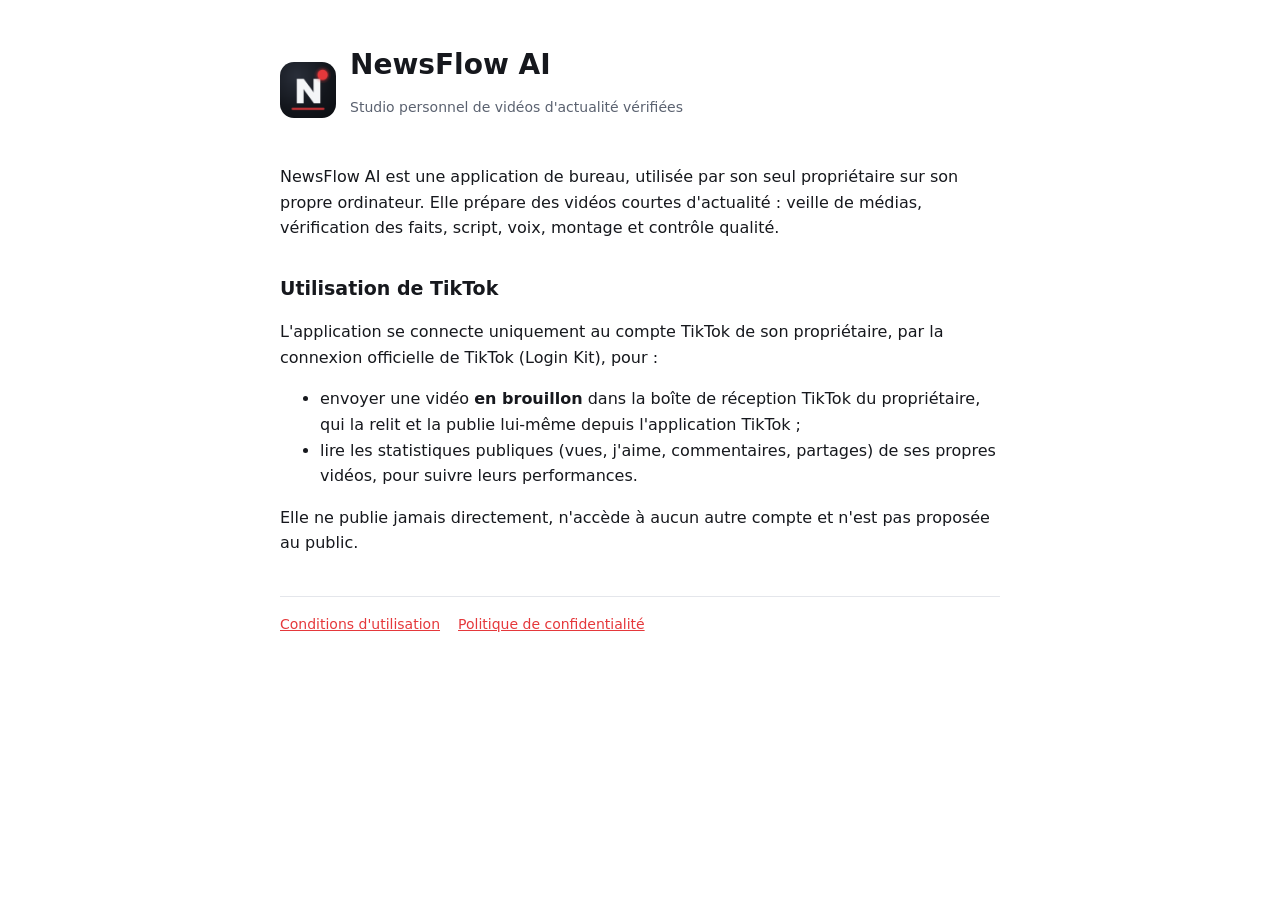
<file: index.html>
<!doctype html>
<html lang="fr">
<head>
<meta charset="utf-8"><meta name="viewport" content="width=device-width, initial-scale=1">
<title>NewsFlow AI</title>
<meta name="description" content="NewsFlow AI : outil personnel de préparation de vidéos d'actualité vérifiées pour TikTok.">
<link rel="icon" href="icon.png"><link rel="stylesheet" href="style.css">
</head>
<body><main>
<header><img src="icon.png" alt=""><div><h1>NewsFlow AI</h1><p class="muted">Studio personnel de vidéos d'actualité vérifiées</p></div></header>
<p>NewsFlow AI est une application de bureau, utilisée par son seul propriétaire sur son propre ordinateur. Elle prépare des vidéos courtes d'actualité&nbsp;: veille de médias, vérification des faits, script, voix, montage et contrôle qualité.</p>
<h2>Utilisation de TikTok</h2>
<p>L'application se connecte uniquement au compte TikTok de son propriétaire, par la connexion officielle de TikTok (Login Kit), pour&nbsp;:</p>
<ul>
<li>envoyer une vidéo <strong>en brouillon</strong> dans la boîte de réception TikTok du propriétaire, qui la relit et la publie lui-même depuis l'application TikTok&nbsp;;</li>
<li>lire les statistiques publiques (vues, j'aime, commentaires, partages) de ses propres vidéos, pour suivre leurs performances.</li>
</ul>
<p>Elle ne publie jamais directement, n'accède à aucun autre compte et n'est pas proposée au public.</p>
<nav><a href="terms.html">Conditions d'utilisation</a><a href="privacy.html">Politique de confidentialité</a></nav>
</main></body>
</html>
</file>
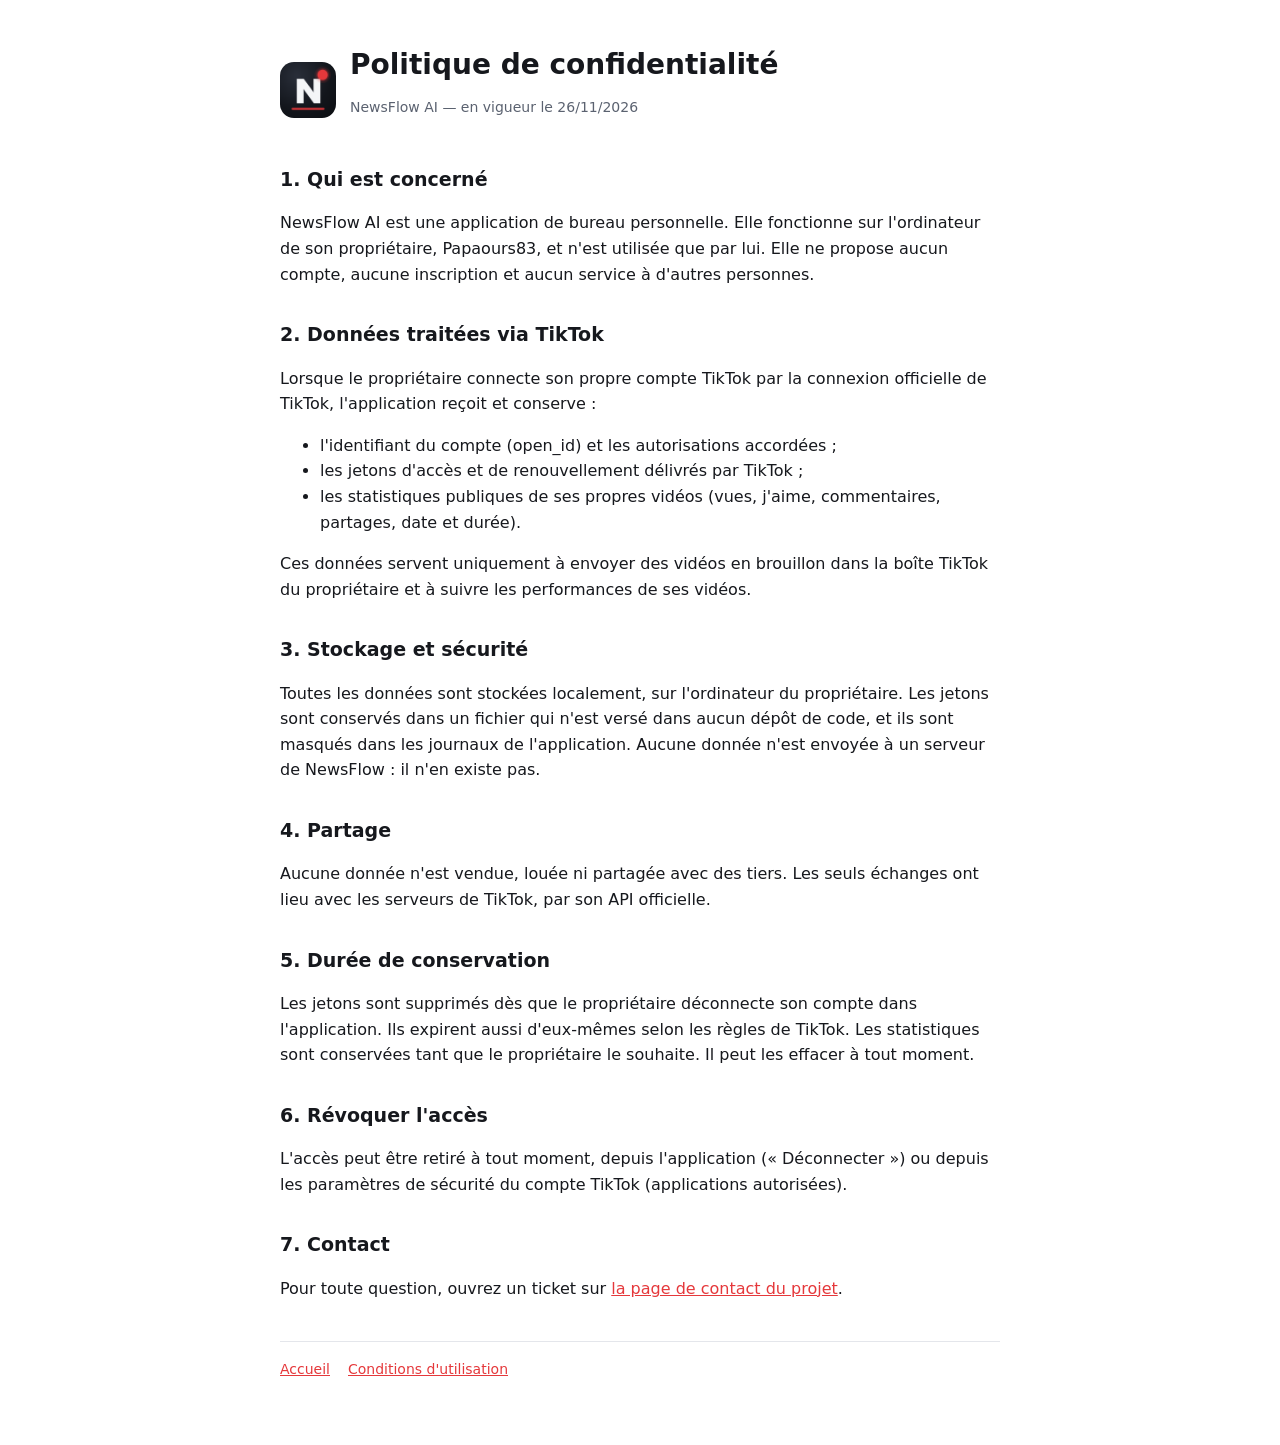
<file: privacy.html>
<!doctype html>
<html lang="fr">
<head>
<meta charset="utf-8"><meta name="viewport" content="width=device-width, initial-scale=1">
<title>Politique de confidentialité — NewsFlow AI</title>
<link rel="icon" href="icon.png"><link rel="stylesheet" href="style.css">
</head>
<body><main>
<header><img src="icon.png" alt=""><div><h1>Politique de confidentialité</h1><p class="muted">NewsFlow AI — en vigueur le 26/11/2026</p></div></header>

<h2>1. Qui est concerné</h2>
<p>NewsFlow AI est une application de bureau personnelle. Elle fonctionne sur l'ordinateur de son propriétaire, Papaours83, et n'est utilisée que par lui. Elle ne propose aucun compte, aucune inscription et aucun service à d'autres personnes.</p>

<h2>2. Données traitées via TikTok</h2>
<p>Lorsque le propriétaire connecte son propre compte TikTok par la connexion officielle de TikTok, l'application reçoit et conserve&nbsp;:</p>
<ul>
<li>l'identifiant du compte (open_id) et les autorisations accordées&nbsp;;</li>
<li>les jetons d'accès et de renouvellement délivrés par TikTok&nbsp;;</li>
<li>les statistiques publiques de ses propres vidéos (vues, j'aime, commentaires, partages, date et durée).</li>
</ul>
<p>Ces données servent uniquement à envoyer des vidéos en brouillon dans la boîte TikTok du propriétaire et à suivre les performances de ses vidéos.</p>

<h2>3. Stockage et sécurité</h2>
<p>Toutes les données sont stockées localement, sur l'ordinateur du propriétaire. Les jetons sont conservés dans un fichier qui n'est versé dans aucun dépôt de code, et ils sont masqués dans les journaux de l'application. Aucune donnée n'est envoyée à un serveur de NewsFlow&nbsp;: il n'en existe pas.</p>

<h2>4. Partage</h2>
<p>Aucune donnée n'est vendue, louée ni partagée avec des tiers. Les seuls échanges ont lieu avec les serveurs de TikTok, par son API officielle.</p>

<h2>5. Durée de conservation</h2>
<p>Les jetons sont supprimés dès que le propriétaire déconnecte son compte dans l'application. Ils expirent aussi d'eux-mêmes selon les règles de TikTok. Les statistiques sont conservées tant que le propriétaire le souhaite. Il peut les effacer à tout moment.</p>

<h2>6. Révoquer l'accès</h2>
<p>L'accès peut être retiré à tout moment, depuis l'application (« Déconnecter ») ou depuis les paramètres de sécurité du compte TikTok (applications autorisées).</p>

<h2>7. Contact</h2>
<p>Pour toute question, ouvrez un ticket sur <a href="https://github.com/Papaours83/newsflow-ai-site/issues">la page de contact du projet</a>.</p>

<nav><a href="index.html">Accueil</a><a href="terms.html">Conditions d'utilisation</a></nav>
</main></body>
</html>
</file>
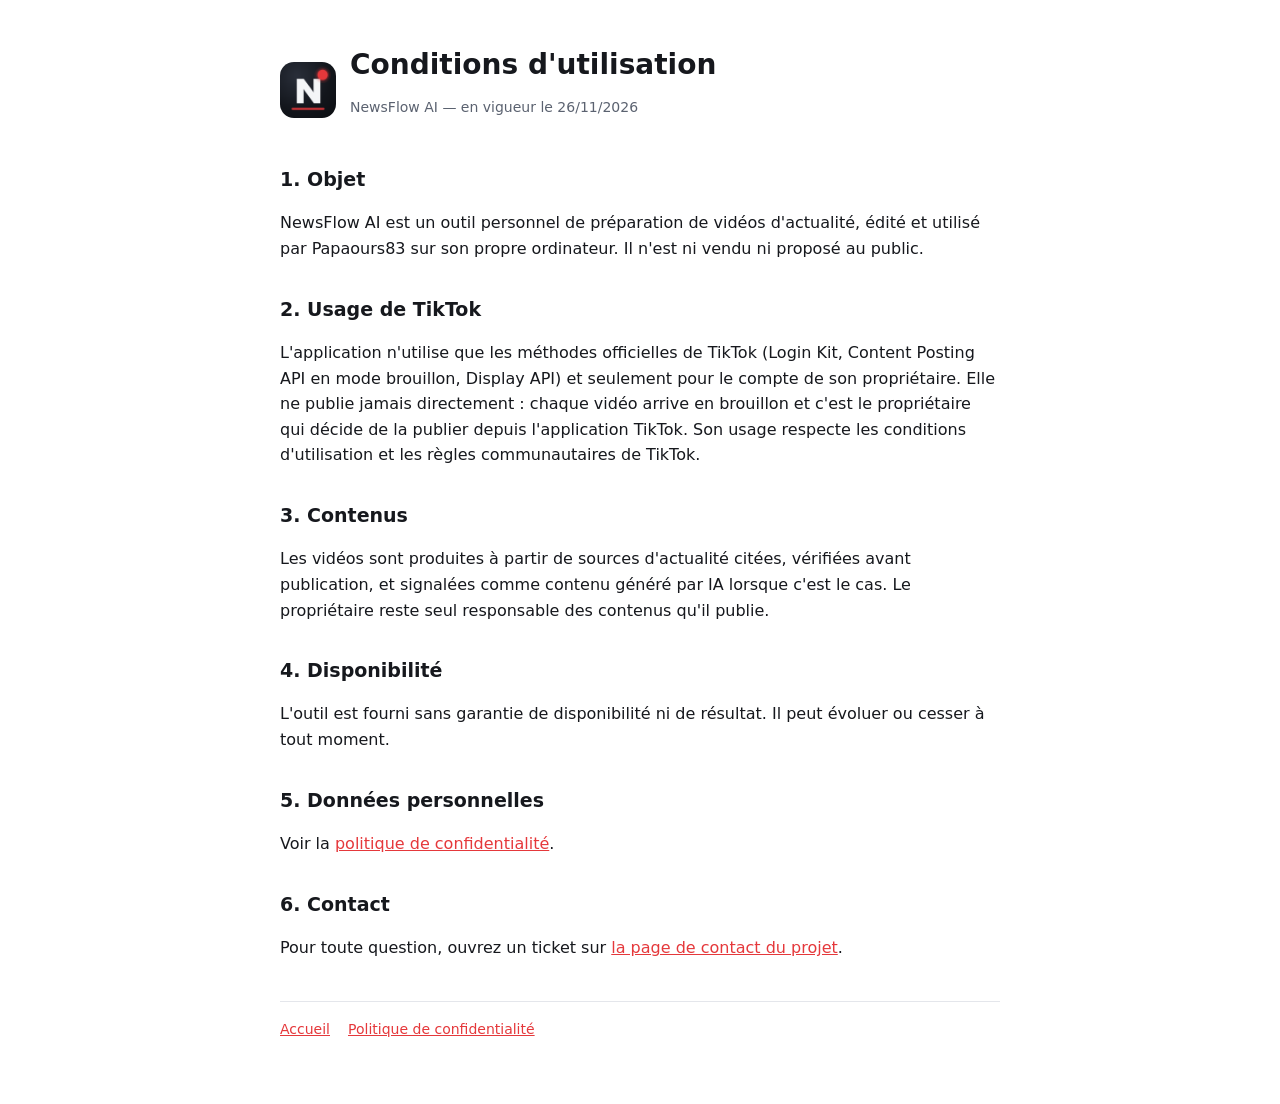
<file: terms.html>
<!doctype html>
<html lang="fr">
<head>
<meta charset="utf-8"><meta name="viewport" content="width=device-width, initial-scale=1">
<title>Conditions d'utilisation — NewsFlow AI</title>
<link rel="icon" href="icon.png"><link rel="stylesheet" href="style.css">
</head>
<body><main>
<header><img src="icon.png" alt=""><div><h1>Conditions d'utilisation</h1><p class="muted">NewsFlow AI — en vigueur le 26/11/2026</p></div></header>

<h2>1. Objet</h2>
<p>NewsFlow AI est un outil personnel de préparation de vidéos d'actualité, édité et utilisé par Papaours83 sur son propre ordinateur. Il n'est ni vendu ni proposé au public.</p>

<h2>2. Usage de TikTok</h2>
<p>L'application n'utilise que les méthodes officielles de TikTok (Login Kit, Content Posting API en mode brouillon, Display API) et seulement pour le compte de son propriétaire. Elle ne publie jamais directement&nbsp;: chaque vidéo arrive en brouillon et c'est le propriétaire qui décide de la publier depuis l'application TikTok. Son usage respecte les conditions d'utilisation et les règles communautaires de TikTok.</p>

<h2>3. Contenus</h2>
<p>Les vidéos sont produites à partir de sources d'actualité citées, vérifiées avant publication, et signalées comme contenu généré par IA lorsque c'est le cas. Le propriétaire reste seul responsable des contenus qu'il publie.</p>

<h2>4. Disponibilité</h2>
<p>L'outil est fourni sans garantie de disponibilité ni de résultat. Il peut évoluer ou cesser à tout moment.</p>

<h2>5. Données personnelles</h2>
<p>Voir la <a href="privacy.html">politique de confidentialité</a>.</p>

<h2>6. Contact</h2>
<p>Pour toute question, ouvrez un ticket sur <a href="https://github.com/Papaours83/newsflow-ai-site/issues">la page de contact du projet</a>.</p>

<nav><a href="index.html">Accueil</a><a href="privacy.html">Politique de confidentialité</a></nav>
</main></body>
</html>
</file>
<file: style.css>
:root { color-scheme: light dark; --fg: #16181d; --muted: #5b6270; --bg: #ffffff; --accent: #e5383b; --line: #e4e6eb; }
@media (prefers-color-scheme: dark) { :root { --fg: #eceef2; --muted: #a3a9b6; --bg: #0f1115; --line: #262a33; } }
* { box-sizing: border-box; }
body { margin: 0; font: 16px/1.6 system-ui, -apple-system, "Segoe UI", Roboto, sans-serif; color: var(--fg); background: var(--bg); }
main { max-width: 760px; margin: 0 auto; padding: 48px 20px 64px; }
header { display: flex; align-items: center; gap: 14px; margin-bottom: 32px; }
header img { width: 56px; height: 56px; border-radius: 14px; }
h1 { font-size: 28px; margin: 0; line-height: 1.2; }
h2 { font-size: 19px; margin-top: 32px; }
p, li { color: var(--fg); }
.muted { color: var(--muted); font-size: 14px; }
nav { display: flex; gap: 18px; margin-top: 40px; padding-top: 16px; border-top: 1px solid var(--line); font-size: 14px; }
a { color: var(--accent); }
</file>
